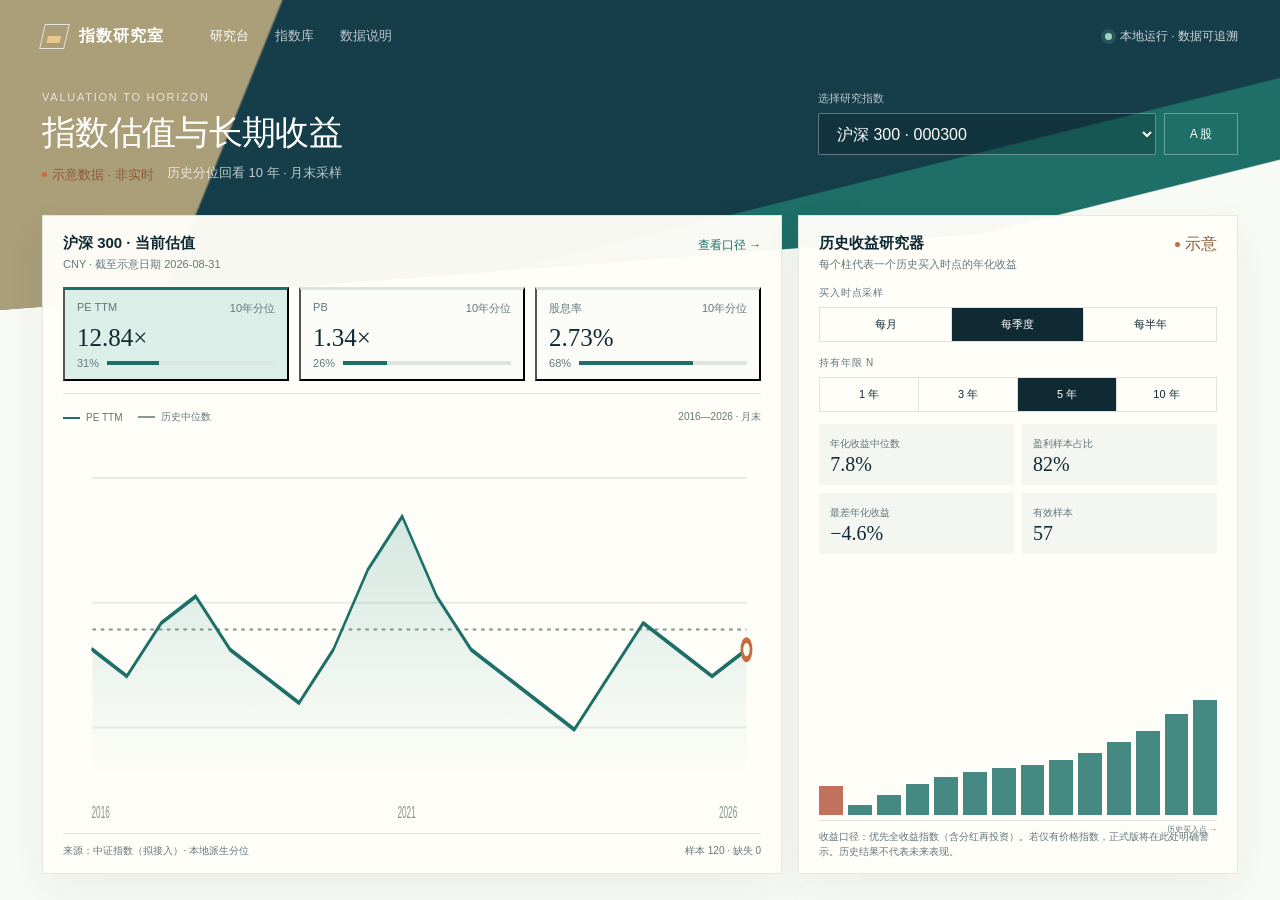
<file: design-demos/direction-a-horizon.html>
<!doctype html>
<html lang="zh-CN">
<head>
  <meta charset="utf-8" />
  <meta name="viewport" content="width=device-width, initial-scale=1" />
  <title>指数研究室 · 决策地平线</title>
  <!--
    Assumptions: personal long-term index research; local desktop; A-share + US.
    Data: illustrative only, never presented as live market data.
    Form: an investment horizon expanding from today's valuation into long-run outcomes.
  -->
  <style>
    :root {
      --ink: #102a33;
      --muted: #64777b;
      --line: #dbe4df;
      --paper: #f8faf5;
      --white: #fffef9;
      --teal: #1d6f68;
      --teal-soft: #dceee8;
      --sand: #e9c88c;
      --orange: #c66c3e;
      --navy: #153d4a;
      --positive: #1d735f;
      --negative: #b4523a;
    }
    * { box-sizing: border-box; }
    html, body { margin: 0; height: 100%; overflow: hidden; }
    body {
      color: var(--ink);
      background: var(--paper);
      font-family: "Avenir Next", "PingFang SC", "Microsoft YaHei", sans-serif;
      font-variant-numeric: tabular-nums;
    }
    button, select { font: inherit; }
    button { color: inherit; }
    .shell { height: 100vh; display: grid; grid-template-rows: 72px 1fr; position: relative; }
    .shell::before {
      content: "";
      position: absolute; inset: 0 0 auto 0; height: 310px; z-index: -1;
      background:
        linear-gradient(112deg, rgba(233,200,140,.70) 0 20%, transparent 20.2%),
        linear-gradient(166deg, var(--navy) 0 63%, var(--teal) 63.2% 76%, transparent 76.2%);
      clip-path: polygon(0 0,100% 0,100% 68%,0 100%);
    }
    header { display: flex; align-items: center; padding: 0 42px; color: white; }
    .brand { display: flex; align-items: center; gap: 12px; font-weight: 700; letter-spacing: .06em; }
    .mark { width: 25px; height: 25px; border: 1px solid rgba(255,255,255,.7); position: relative; transform: skewX(-13deg); }
    .mark::after { content:""; position:absolute; left:5px; right:5px; bottom:5px; height:7px; background:var(--sand); }
    nav { margin-left: 46px; display:flex; gap:26px; font-size:13px; color:rgba(255,255,255,.72); }
    nav span:first-child { color:#fff; }
    .local { margin-left:auto; display:flex; align-items:center; gap:8px; font-size:12px; color:rgba(255,255,255,.8); }
    .dot { width:7px; height:7px; border-radius:50%; background:#9bd7bd; box-shadow:0 0 0 4px rgba(155,215,189,.15); }
    main { padding: 19px 42px 26px; min-height:0; display:grid; grid-template-rows: 108px 1fr; gap:16px; }
    .hero { color:white; display:flex; align-items:flex-start; justify-content:space-between; }
    .eyebrow { font-size:11px; letter-spacing:.16em; text-transform:uppercase; opacity:.72; margin-bottom:7px; }
    h1 { font-family: "Iowan Old Style", "Songti SC", serif; margin:0; font-size:34px; font-weight:500; letter-spacing:-.02em; }
    .subline { margin-top:8px; font-size:13px; color:rgba(255,255,255,.72); }
    .selector-wrap { width:420px; display:flex; gap:8px; align-items:flex-end; }
    .selector { flex:1; }
    .selector label { display:block; font-size:11px; margin-bottom:7px; color:rgba(255,255,255,.7); }
    select { width:100%; height:42px; padding:0 14px; color:#fff; border:1px solid rgba(255,255,255,.34); background:rgba(10,35,43,.32); border-radius:2px; outline:none; }
    select option { color:#102a33; background:#fff; }
    .market-badge { height:42px; display:grid; place-items:center; min-width:74px; border:1px solid rgba(255,255,255,.34); font-size:12px; }
    .dashboard { min-height:0; display:grid; grid-template-columns: minmax(0,1.38fr) minmax(390px,.82fr); gap:16px; }
    .panel { background:rgba(255,254,249,.97); border:1px solid rgba(16,42,51,.10); box-shadow:0 15px 40px rgba(27,54,56,.06); }
    .valuation { padding:18px 20px 15px; display:grid; grid-template-rows:auto auto 1fr auto; min-height:0; }
    .panel-head { display:flex; align-items:flex-start; justify-content:space-between; gap:18px; }
    .panel-title { font-size:15px; font-weight:700; }
    .caption { margin-top:4px; color:var(--muted); font-size:11px; }
    .ghost { border:0; background:none; color:var(--teal); font-size:12px; cursor:pointer; padding:3px 0; }
    .metrics { display:grid; grid-template-columns:repeat(3,1fr); gap:10px; margin:15px 0 12px; }
    .metric { border-top:3px solid var(--line); padding:11px 12px 10px; background:#fbfcf8; cursor:pointer; transition:.2s ease; text-align:left; }
    .metric.active { border-top-color:var(--teal); background:var(--teal-soft); }
    .metric-top { display:flex; justify-content:space-between; color:var(--muted); font-size:11px; }
    .metric-value { margin:8px 0 5px; font-family:"Iowan Old Style",serif; font-size:25px; }
    .metric-foot { display:flex; align-items:center; gap:8px; font-size:11px; color:var(--muted); }
    .meter { height:4px; background:#dde5e0; flex:1; position:relative; }
    .meter i { display:block; height:100%; width:var(--pct); background:var(--teal); }
    .chart-wrap { min-height:0; border-top:1px solid var(--line); padding-top:10px; display:grid; grid-template-rows:26px 1fr; }
    .chart-legend { display:flex; align-items:center; gap:16px; font-size:10px; color:var(--muted); }
    .legend-line { width:17px; height:2px; display:inline-block; margin-right:6px; vertical-align:middle; background:var(--teal); }
    .legend-line.median { background:#879996; border-top:1px dashed #879996; }
    svg { width:100%; height:100%; overflow:visible; }
    .gridline { stroke:#e7ece8; stroke-width:1; }
    .axis-label { fill:#84928f; font-size:9px; font-family:inherit; }
    #historyArea { fill:url(#areaFillA); }
    #historyLine { fill:none; stroke:var(--teal); stroke-width:2.3; stroke-linecap:round; stroke-linejoin:round; }
    .median-line { stroke:#829390; stroke-width:1; stroke-dasharray:4 5; }
    .current-dot { fill:var(--white); stroke:var(--orange); stroke-width:3; }
    .source-row { display:flex; justify-content:space-between; color:var(--muted); font-size:10px; border-top:1px solid var(--line); padding-top:10px; }
    .return-lab { padding:18px 20px 14px; min-height:0; display:grid; grid-template-rows:auto auto auto 1fr auto; }
    .control-block { margin-top:14px; }
    .control-label { color:var(--muted); font-size:10px; margin-bottom:7px; text-transform:uppercase; letter-spacing:.08em; }
    .segmented { display:grid; grid-auto-flow:column; grid-auto-columns:1fr; border:1px solid var(--line); }
    .segmented button { height:33px; border:0; border-right:1px solid var(--line); background:transparent; font-size:11px; cursor:pointer; }
    .segmented button:last-child { border-right:0; }
    .segmented button.active { background:var(--ink); color:white; }
    .stats { display:grid; grid-template-columns:repeat(2,1fr); gap:8px; margin:12px 0 8px; }
    .stat { background:#f3f6f1; padding:9px 11px; }
    .stat b { display:block; font-family:"Iowan Old Style",serif; font-size:20px; font-weight:500; margin-top:2px; }
    .stat small { color:var(--muted); font-size:10px; }
    .return-lab > div:nth-child(4) { min-height:0; display:grid; grid-template-rows:auto 1fr; }
    .bars { min-height:132px; display:flex; align-items:flex-end; gap:5px; padding:13px 0 5px; border-bottom:1px solid var(--line); position:relative; }
    .bars::after { content:"历史买入点 →"; position:absolute; right:0; bottom:-15px; font-size:8px; color:var(--muted); }
    .bar { flex:1; min-width:4px; background:var(--teal); opacity:.82; position:relative; transition:.28s ease; }
    .bar.neg { background:var(--negative); }
    .lab-note { font-size:10px; line-height:1.45; color:var(--muted); padding-top:9px; }
    .sample { display:inline-flex; align-items:center; gap:5px; color:#8d5a36; }
    .sample::before { content:""; width:5px; height:5px; border-radius:50%; background:var(--orange); }
    @media (max-width: 980px) { html, body { overflow:auto; } .shell { height:auto; min-height:100vh; } main{padding:16px;} .dashboard{grid-template-columns:1fr;} .hero{color:var(--ink)} .selector-wrap{width:360px}.return-lab{min-height:540px} }
  </style>
</head>
<body>
  <div class="shell">
    <header>
      <div class="brand"><span class="mark"></span><span>指数研究室</span></div>
      <nav><span>研究台</span><span>指数库</span><span>数据说明</span></nav>
      <div class="local"><i class="dot"></i>本地运行 · 数据可追溯</div>
    </header>
    <main>
      <section class="hero">
        <div>
          <div class="eyebrow">Valuation to horizon</div>
          <h1>指数估值与长期收益</h1>
          <div class="subline"><span class="sample">示意数据 · 非实时</span>　历史分位回看 10 年 · 月末采样</div>
        </div>
        <div class="selector-wrap">
          <div class="selector">
            <label for="indexSelect">选择研究指数</label>
            <select id="indexSelect">
              <option value="csi300">沪深 300 · 000300</option>
              <option value="csi500">中证 500 · 000905</option>
              <option value="dividend">中证红利 · 000922</option>
              <option value="sp500">标普 500 · SPX</option>
              <option value="ndx">纳斯达克 100 · NDX</option>
            </select>
          </div>
          <div class="market-badge" id="marketBadge">A 股</div>
        </div>
      </section>
      <section class="dashboard">
        <article class="panel valuation">
          <div class="panel-head">
            <div><div class="panel-title" id="valuationTitle">沪深 300 · 当前估值</div><div class="caption" id="asOf">CNY · 截至示意日期 2026-08-31</div></div>
            <button class="ghost">查看口径 →</button>
          </div>
          <div class="metrics" id="metrics"></div>
          <div class="chart-wrap">
            <div class="chart-legend"><span><i class="legend-line"></i><span id="chartMetric">PE TTM</span></span><span><i class="legend-line median"></i>历史中位数</span><span style="margin-left:auto">2016—2026 · 月末</span></div>
            <svg id="historySvg" viewBox="0 0 760 210" preserveAspectRatio="none" aria-label="估值历史示意图">
              <defs><linearGradient id="areaFillA" x1="0" y1="0" x2="0" y2="1"><stop offset="0" stop-color="#5aa398" stop-opacity=".26"/><stop offset="1" stop-color="#5aa398" stop-opacity="0"/></linearGradient></defs>
              <line class="gridline" x1="32" y1="25" x2="744" y2="25"/><line class="gridline" x1="32" y1="90" x2="744" y2="90"/><line class="gridline" x1="32" y1="155" x2="744" y2="155"/>
              <line class="median-line" x1="32" y1="104" x2="744" y2="104"/>
              <path id="historyArea"></path><polyline id="historyLine"></polyline><circle id="currentDot" class="current-dot" r="5"></circle>
              <text class="axis-label" x="31" y="202">2016</text><text class="axis-label" x="364" y="202">2021</text><text class="axis-label" x="714" y="202">2026</text>
            </svg>
          </div>
          <div class="source-row"><span id="sourceText">来源：中证指数（拟接入）· 本地派生分位</span><span>样本 120 · 缺失 0</span></div>
        </article>
        <aside class="panel return-lab">
          <div class="panel-head"><div><div class="panel-title">历史收益研究器</div><div class="caption">每个柱代表一个历史买入时点的年化收益</div></div><span class="sample">示意</span></div>
          <div class="control-block"><div class="control-label">买入时点采样</div><div class="segmented" id="frequency"><button data-value="monthly">每月</button><button class="active" data-value="quarterly">每季度</button><button data-value="half">每半年</button></div></div>
          <div class="control-block"><div class="control-label">持有年限 N</div><div class="segmented" id="years"><button data-value="1">1 年</button><button data-value="3">3 年</button><button class="active" data-value="5">5 年</button><button data-value="10">10 年</button></div></div>
          <div><div class="stats"><div class="stat"><small>年化收益中位数</small><b id="medianReturn">7.8%</b></div><div class="stat"><small>盈利样本占比</small><b id="winRate">82%</b></div><div class="stat"><small>最差年化收益</small><b id="worstReturn">−4.6%</b></div><div class="stat"><small>有效样本</small><b id="sampleCount">57</b></div></div><div class="bars" id="bars" aria-label="历史买入样本收益分布"></div></div>
          <div class="lab-note">收益口径：优先全收益指数（含分红再投资）。若仅有价格指数，正式版将在此处明确警示。历史结果不代表未来表现。</div>
        </aside>
      </section>
    </main>
  </div>
  <script>
    const indexDataA = {
      csi300:{name:'沪深 300',market:'A 股',currency:'CNY',source:'中证指数',metrics:{pe:[12.84,31],pb:[1.34,26],dy:[2.73,68]},series:{pe:[13,12,14,15,13,12,11,13,16,18,15,13,12,11,10,12,14,13,12,13],pb:[1.5,1.4,1.6,1.7,1.5,1.3,1.2,1.4,1.8,1.9,1.6,1.4,1.3,1.2,1.1,1.3,1.5,1.4,1.3,1.34],dy:[2.1,2.3,2.0,1.9,2.2,2.5,2.8,2.4,1.8,1.7,2.0,2.3,2.7,3.0,3.2,2.8,2.5,2.7,2.9,2.73]}},
      csi500:{name:'中证 500',market:'A 股',currency:'CNY',source:'中证指数',metrics:{pe:[23.16,42],pb:[1.78,34],dy:[1.42,57]},series:{pe:[34,32,29,27,31,26,24,21,25,29,27,24,22,20,19,22,25,24,22,23.16],pb:[2.8,2.6,2.3,2.1,2.4,2.0,1.8,1.6,1.9,2.2,2.1,1.9,1.7,1.5,1.4,1.7,1.9,1.8,1.7,1.78],dy:[.8,.9,1.0,1.1,.9,1.2,1.4,1.5,1.3,1.1,1.2,1.4,1.6,1.8,1.9,1.6,1.4,1.5,1.6,1.42]}},
      dividend:{name:'中证红利',market:'A 股',currency:'CNY',source:'中证指数',metrics:{pe:[7.92,18],pb:[.92,22],dy:[5.18,81]},series:{pe:[10,9,9.5,8.8,9.4,8.5,8.1,7.6,8.4,9.2,8.7,8.2,7.5,7.1,6.9,7.6,8.3,8.1,7.7,7.92],pb:[1.4,1.3,1.35,1.2,1.3,1.15,1.1,1.0,1.12,1.25,1.16,1.08,.98,.9,.86,.95,1.0,.96,.91,.92],dy:[3.8,4.1,4.0,4.4,4.2,4.6,4.9,5.2,4.7,4.3,4.6,5.0,5.4,5.8,6.0,5.6,5.1,5.3,5.5,5.18]}},
      sp500:{name:'标普 500',market:'美股',currency:'USD',source:'S&P DJI',metrics:{pe:[24.31,78],pb:[4.72,84],dy:[1.29,14]},series:{pe:[19,20,22,21,19,18,23,25,24,27,26,22,20,24,25,23,22,24,25,24.31],pb:[2.8,3.0,3.4,3.2,3.0,2.9,3.5,3.8,3.7,4.1,4.3,3.9,3.6,4.0,4.2,4.0,4.1,4.4,4.6,4.72],dy:[2.1,2.0,1.8,1.9,2.0,2.2,1.8,1.6,1.7,1.5,1.4,1.7,1.9,1.6,1.5,1.7,1.6,1.4,1.3,1.29]}},
      ndx:{name:'纳斯达克 100',market:'美股',currency:'USD',source:'Nasdaq',metrics:{pe:[31.68,73],pb:[7.44,79],dy:[.67,12]},series:{pe:[25,27,29,26,24,23,31,35,34,39,37,28,25,30,32,29,27,32,33,31.68],pb:[4.2,4.5,5.0,4.7,4.4,4.2,5.4,6.2,6.0,7.1,7.4,6.1,5.7,6.5,6.8,6.2,6.4,7.0,7.3,7.44],dy:[1.1,1.0,.9,1.0,1.1,1.2,.9,.7,.8,.6,.5,.7,.9,.7,.6,.8,.7,.6,.62,.67]}}
    };
    const labelsA={pe:['PE TTM','×'],pb:['PB','×'],dy:['股息率','%']};
    let currentIndexA='csi300', currentMetricA='pe', freqA='quarterly', yearsA=5;
    const returnsBaseA=[-4.6,1.4,3.1,4.8,5.9,6.8,7.4,7.8,8.6,9.7,11.4,13.2,15.8,18.1];
    function renderMetricsA(){
      const d=indexDataA[currentIndexA];
      document.getElementById('metrics').innerHTML=Object.entries(d.metrics).map(([key,[value,pct]])=>`<button class="metric ${key===currentMetricA?'active':''}" data-metric="${key}"><div class="metric-top"><span>${labelsA[key][0]}</span><span>10年分位</span></div><div class="metric-value">${value.toFixed(key==='dy'?2:2)}${labelsA[key][1]}</div><div class="metric-foot"><span>${pct}%</span><span class="meter" style="--pct:${pct}%"><i></i></span></div></button>`).join('');
      document.querySelectorAll('.metric').forEach(el=>el.onclick=()=>{currentMetricA=el.dataset.metric;renderMetricsA();renderHistoryA();});
    }
    function renderHistoryA(){
      const vals=indexDataA[currentIndexA].series[currentMetricA], w=712,h=145,x0=32,y0=25;
      const min=Math.min(...vals)*.9,max=Math.max(...vals)*1.08;
      const points=vals.map((v,i)=>[x0+i*w/(vals.length-1),y0+(max-v)/(max-min)*h]);
      document.getElementById('historyLine').setAttribute('points',points.map(p=>p.join(',')).join(' '));
      document.getElementById('historyArea').setAttribute('d',`M ${points[0][0]} 180 L ${points.map(p=>p.join(' ')).join(' L ')} L ${points.at(-1)[0]} 180 Z`);
      const last=points.at(-1);document.getElementById('currentDot').setAttribute('cx',last[0]);document.getElementById('currentDot').setAttribute('cy',last[1]);
      document.getElementById('chartMetric').textContent=labelsA[currentMetricA][0];
    }
    function renderIndexA(){const d=indexDataA[currentIndexA];document.getElementById('marketBadge').textContent=d.market;document.getElementById('valuationTitle').textContent=`${d.name} · 当前估值`;document.getElementById('asOf').textContent=`${d.currency} · 截至示意日期 2026-08-31`;document.getElementById('sourceText').textContent=`来源：${d.source}（拟接入）· 本地派生分位`;renderMetricsA();renderHistoryA();renderReturnsA();}
    function renderReturnsA(){
      const yFactor={1:.72,3:.9,5:1,10:.82}[yearsA], fFactor={monthly:1.03,quarterly:1,half:.96}[freqA], mFactor={csi300:1,csi500:1.08,dividend:.92,sp500:1.16,ndx:1.32}[currentIndexA];
      const vals=returnsBaseA.map(v=>Math.round(v*yFactor*fFactor*mFactor*10)/10);
      const max=Math.max(...vals.map(Math.abs));document.getElementById('bars').innerHTML=vals.map(v=>`<i class="bar ${v<0?'neg':''}" style="height:${Math.max(4,Math.abs(v)/max*48)}%" title="${v}%"></i>`).join('');
      const median=(7.8*yFactor*mFactor).toFixed(1);document.getElementById('medianReturn').textContent=`${median}%`;document.getElementById('winRate').textContent=`${Math.min(96,Math.round(82+(yearsA-5)*1.7-(freqA==='half'?2:0)))}%`;document.getElementById('worstReturn').textContent=`${vals[0]<0?'−':''}${Math.abs(vals[0]).toFixed(1)}%`;document.getElementById('sampleCount').textContent={monthly:171,quarterly:57,half:29}[freqA]-Math.max(0,yearsA-5)*2;
    }
    document.getElementById('indexSelect').onchange=e=>{currentIndexA=e.target.value;renderIndexA();};
    document.querySelectorAll('#frequency button').forEach(b=>b.onclick=()=>{document.querySelectorAll('#frequency button').forEach(x=>x.classList.remove('active'));b.classList.add('active');freqA=b.dataset.value;renderReturnsA();});
    document.querySelectorAll('#years button').forEach(b=>b.onclick=()=>{document.querySelectorAll('#years button').forEach(x=>x.classList.remove('active'));b.classList.add('active');yearsA=+b.dataset.value;renderReturnsA();});
    renderIndexA();
  </script>
</body>
</html>
</file>
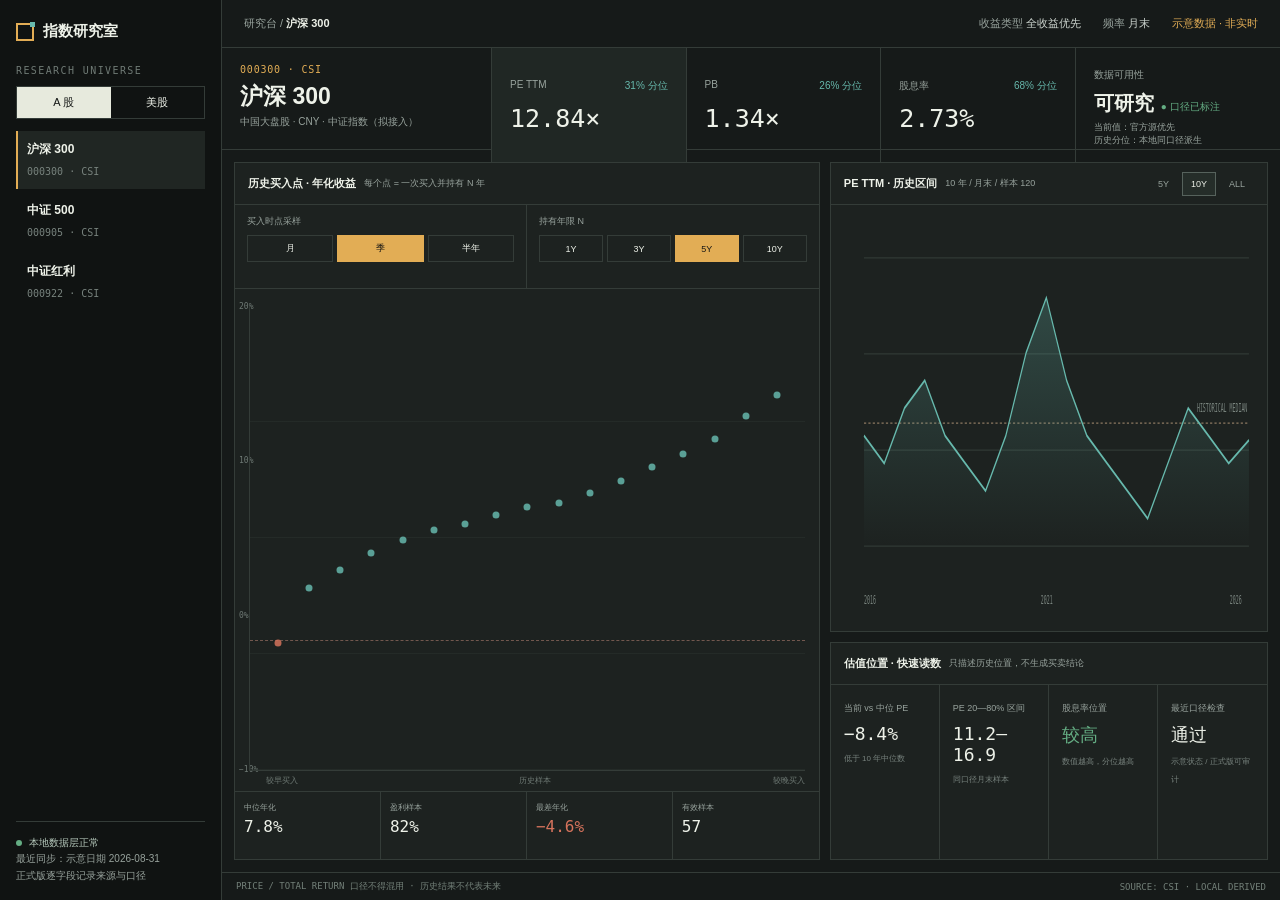
<file: design-demos/direction-b-terminal.html>
<!doctype html>
<html lang="zh-CN">
<head>
  <meta charset="utf-8" />
  <meta name="viewport" content="width=device-width, initial-scale=1" />
  <title>指数研究室 · 研究终端</title>
  <!--
    Reference logic: Koyfin-style linked research widgets, simplified for one investor.
    The active index is the global context. Every panel updates together.
    All displayed values are illustrative and are visibly labeled as such.
  -->
  <style>
    :root{
      --bg:#161a19; --side:#101312; --panel:#1d2220; --panel2:#202724; --line:#343c38;
      --text:#eef2e9; --muted:#98a39d; --amber:#e2ad55; --cyan:#67b9ad; --red:#d6735c; --green:#64ad83;
    }
    *{box-sizing:border-box} html,body{margin:0;height:100%;overflow:hidden} body{background:var(--bg);color:var(--text);font-family:"IBM Plex Sans","PingFang SC","Microsoft YaHei",sans-serif;font-variant-numeric:tabular-nums}
    button{font:inherit;color:inherit}.app{height:100vh;display:grid;grid-template-columns:222px 1fr}.sidebar{background:var(--side);border-right:1px solid var(--line);padding:22px 16px 16px;display:flex;flex-direction:column;min-height:0}.wordmark{display:flex;align-items:center;gap:9px;font-weight:700;font-size:15px}.wordmark i{width:18px;height:18px;border:2px solid var(--amber);display:inline-block;position:relative}.wordmark i:after{content:"";position:absolute;width:5px;height:5px;background:var(--cyan);right:-3px;top:-3px}.mode{margin:24px 0 10px;font:10px "SFMono-Regular",Consolas,monospace;color:#6f7a75;text-transform:uppercase;letter-spacing:.14em}.market-tabs{display:grid;grid-template-columns:1fr 1fr;border:1px solid var(--line);margin-bottom:12px}.market-tabs button{border:0;background:transparent;height:31px;font-size:11px;cursor:pointer}.market-tabs button.active{background:#e7eadd;color:#151816}.index-list{display:flex;flex-direction:column;gap:3px}.index-item{border:0;background:transparent;text-align:left;padding:10px 9px;cursor:pointer;border-left:2px solid transparent}.index-item:hover{background:#1a1f1d}.index-item.active{background:#202623;border-left-color:var(--amber)}.index-item b{display:block;font-size:12px;margin-bottom:3px}.index-item span{font:10px "SFMono-Regular",Consolas,monospace;color:#77827d}.side-bottom{margin-top:auto;border-top:1px solid var(--line);padding-top:13px;font-size:10px;color:var(--muted);line-height:1.65}.online{display:flex;gap:7px;align-items:center;color:#b6c9bc}.online i{width:6px;height:6px;border-radius:50%;background:var(--green)}
    .workspace{min-width:0;display:grid;grid-template-rows:48px 102px 1fr 28px}.topbar{border-bottom:1px solid var(--line);display:flex;align-items:center;padding:0 22px;font-size:11px;color:var(--muted)}.crumb strong{color:var(--text);font-weight:600}.top-status{margin-left:auto;display:flex;gap:22px}.top-status span b{font-weight:500;color:#ced6d0}.sample-flag{color:var(--amber)!important}.snapshot{display:grid;grid-template-columns:minmax(270px,1.25fr) repeat(3,1fr) 1.05fr;border-bottom:1px solid var(--line)}.identity,.metric,.confidence{padding:16px 18px;border-right:1px solid var(--line)}.identity .ticker{font:10px "SFMono-Regular",Consolas,monospace;color:var(--amber);letter-spacing:.08em}.identity h1{font-size:23px;margin:6px 0 3px}.identity p{margin:0;font-size:10px;color:var(--muted)}.metric{cursor:pointer;background:transparent;border-top:0;border-left:0;border-bottom:0;text-align:left}.metric.active{background:var(--panel2)}.metric label{display:flex;justify-content:space-between;color:var(--muted);font-size:10px}.metric label em{font-style:normal;color:var(--cyan)}.metric strong{display:block;font:25px "SFMono-Regular",Consolas,monospace;margin-top:11px;font-weight:500}.confidence{border-right:0}.confidence label{font-size:10px;color:var(--muted)}.confidence .quality{display:flex;align-items:baseline;gap:7px;margin:8px 0 4px}.quality b{font-size:20px}.quality span{font-size:10px;color:var(--green)}.confidence p{margin:0;color:var(--muted);font-size:9px;line-height:1.45}
    .grid{min-height:0;padding:12px;display:grid;grid-template-columns:1.23fr .92fr;grid-template-rows:1fr 218px;gap:10px}.widget{background:var(--panel);border:1px solid var(--line);min-height:0;display:grid;grid-template-rows:42px 1fr}.widget-head{display:flex;align-items:center;padding:0 13px;border-bottom:1px solid var(--line)}.widget-head h2{font-size:11px;margin:0;font-weight:600}.widget-head small{color:var(--muted);margin-left:8px;font-size:9px}.tools{margin-left:auto;display:flex;gap:4px}.tools button{height:24px;padding:0 8px;border:1px solid transparent;background:transparent;font-size:9px;color:var(--muted);cursor:pointer}.tools button.active{border-color:#56625c;color:var(--text);background:#252d29}.chart{padding:8px 10px;min-height:0}.chart svg{width:100%;height:100%}.gridline{stroke:#303834;stroke-width:1}.chartline{fill:none;stroke:var(--cyan);stroke-width:2}.chartarea{fill:url(#terminalArea)}.median{stroke:#8d7961;stroke-dasharray:4 4;stroke-width:1}.chart text{fill:#78837d;font:9px "SFMono-Regular",Consolas,monospace}.return-widget{grid-row:1/3}.return-content{min-height:0;display:grid;grid-template-rows:84px 1fr 68px}.return-controls{display:grid;grid-template-columns:1fr 1fr;border-bottom:1px solid var(--line)}.control{padding:10px 12px;border-right:1px solid var(--line)}.control:last-child{border-right:0}.control label{display:block;font-size:9px;color:var(--muted);margin-bottom:7px}.chips{display:flex;gap:4px}.chips button{flex:1;height:27px;border:1px solid var(--line);background:transparent;font-size:9px;cursor:pointer}.chips button.active{background:var(--amber);border-color:var(--amber);color:#191815}.scatter-wrap{position:relative;padding:17px 14px 20px}.scatter{height:100%;position:relative;border-left:1px solid var(--line);border-bottom:1px solid var(--line);background:repeating-linear-gradient(to bottom,transparent 0,transparent calc(25% - 1px),#2b332f 25%)}.zero{position:absolute;left:0;right:0;top:72%;border-top:1px dashed #72574e}.point{position:absolute;width:7px;height:7px;border-radius:50%;background:var(--cyan);opacity:.84;transform:translate(-50%,-50%);transition:.25s}.point.neg{background:var(--red)}.axis-y{position:absolute;left:4px;top:13px;bottom:17px;display:flex;flex-direction:column;justify-content:space-between;color:#6f7a75;font:8px "SFMono-Regular",Consolas,monospace}.axis-x{position:absolute;bottom:5px;left:31px;right:14px;display:flex;justify-content:space-between;color:#6f7a75;font:8px "SFMono-Regular",Consolas,monospace}.summary{display:grid;grid-template-columns:repeat(4,1fr);border-top:1px solid var(--line)}.summary div{padding:10px 9px;border-right:1px solid var(--line)}.summary div:last-child{border-right:0}.summary span{display:block;font-size:8px;color:var(--muted)}.summary b{display:block;font:16px "SFMono-Regular",Consolas,monospace;margin-top:4px;font-weight:500}.bottom-widget .table{display:grid;grid-template-columns:repeat(4,1fr);min-height:0}.cell{padding:12px 13px;border-right:1px solid var(--line)}.cell:last-child{border-right:0}.cell span{font-size:9px;color:var(--muted)}.cell b{display:block;font:18px "SFMono-Regular",Consolas,monospace;margin:8px 0 3px;font-weight:500}.cell small{font-size:8px;color:#77827d}.up{color:var(--green)}.down{color:var(--red)}footer{display:flex;align-items:center;padding:0 14px;border-top:1px solid var(--line);color:#738079;font:9px "SFMono-Regular",Consolas,monospace}footer span:last-child{margin-left:auto}
  </style>
</head>
<body>
<div class="app">
  <aside class="sidebar">
    <div class="wordmark"><i></i><span>指数研究室</span></div>
    <div class="mode">Research universe</div>
    <div class="market-tabs"><button class="active" data-market="CN">A 股</button><button data-market="US">美股</button></div>
    <div class="index-list" id="indexList"></div>
    <div class="side-bottom"><div class="online"><i></i>本地数据层正常</div><div>最近同步：示意日期 2026-08-31</div><div>正式版逐字段记录来源与口径</div></div>
  </aside>
  <main class="workspace">
    <div class="topbar"><div class="crumb">研究台 / <strong id="crumbName">沪深 300</strong></div><div class="top-status"><span>收益类型 <b>全收益优先</b></span><span>频率 <b>月末</b></span><span class="sample-flag">示意数据 · 非实时</span></div></div>
    <section class="snapshot">
      <div class="identity"><div class="ticker" id="ticker">000300 · CSI</div><h1 id="indexName">沪深 300</h1><p id="indexMeta">中国大盘股 · CNY · 中证指数（拟接入）</p></div>
      <button class="metric active" data-metric="pe"><label><span>PE TTM</span><em id="pePct">31% 分位</em></label><strong id="peVal">12.84×</strong></button>
      <button class="metric" data-metric="pb"><label><span>PB</span><em id="pbPct">26% 分位</em></label><strong id="pbVal">1.34×</strong></button>
      <button class="metric" data-metric="dy"><label><span>股息率</span><em id="dyPct">68% 分位</em></label><strong id="dyVal">2.73%</strong></button>
      <div class="confidence"><label>数据可用性</label><div class="quality"><b>可研究</b><span>● 口径已标注</span></div><p>当前值：官方源优先<br/>历史分位：本地同口径派生</p></div>
    </section>
    <section class="grid">
      <article class="widget">
        <div class="widget-head"><h2 id="historyTitle">PE TTM · 历史区间</h2><small>10 年 / 月末 / 样本 120</small><div class="tools"><button>5Y</button><button class="active">10Y</button><button>ALL</button></div></div>
        <div class="chart"><svg id="terminalHistory" viewBox="0 0 760 320" preserveAspectRatio="none"><defs><linearGradient id="terminalArea" x1="0" y1="0" x2="0" y2="1"><stop offset="0" stop-color="#67b9ad" stop-opacity=".26"/><stop offset="1" stop-color="#67b9ad" stop-opacity="0"/></linearGradient></defs><line class="gridline" x1="42" y1="35" x2="745" y2="35"/><line class="gridline" x1="42" y1="110" x2="745" y2="110"/><line class="gridline" x1="42" y1="185" x2="745" y2="185"/><line class="gridline" x1="42" y1="260" x2="745" y2="260"/><line class="median" x1="42" y1="164" x2="745" y2="164"/><path id="terminalAreaPath" class="chartarea"></path><polyline id="terminalLine" class="chartline"></polyline><text x="42" y="305">2016</text><text x="365" y="305">2021</text><text x="710" y="305">2026</text><text x="650" y="155">HISTORICAL MEDIAN</text></svg></div>
      </article>
      <article class="widget return-widget">
        <div class="widget-head"><h2>历史买入点 · 年化收益</h2><small>每个点 = 一次买入并持有 N 年</small></div>
        <div class="return-content">
          <div class="return-controls"><div class="control"><label>买入时点采样</label><div class="chips" id="termFreq"><button data-value="monthly">月</button><button class="active" data-value="quarterly">季</button><button data-value="half">半年</button></div></div><div class="control"><label>持有年限 N</label><div class="chips" id="termYears"><button data-value="1">1Y</button><button data-value="3">3Y</button><button class="active" data-value="5">5Y</button><button data-value="10">10Y</button></div></div></div>
          <div class="scatter-wrap"><div class="axis-y"><span>20%</span><span>10%</span><span>0%</span><span>−10%</span></div><div class="scatter" id="scatter"><div class="zero"></div></div><div class="axis-x"><span>较早买入</span><span>历史样本</span><span>较晚买入</span></div></div>
          <div class="summary"><div><span>中位年化</span><b id="termMedian">7.8%</b></div><div><span>盈利样本</span><b id="termWin">82%</b></div><div><span>最差年化</span><b id="termWorst" class="down">−4.6%</b></div><div><span>有效样本</span><b id="termCount">57</b></div></div>
        </div>
      </article>
      <article class="widget bottom-widget"><div class="widget-head"><h2>估值位置 · 快速读数</h2><small>只描述历史位置，不生成买卖结论</small></div><div class="table"><div class="cell"><span>当前 vs 中位 PE</span><b id="vsMedian">−8.4%</b><small>低于 10 年中位数</small></div><div class="cell"><span>PE 20—80% 区间</span><b id="range">11.2—16.9</b><small>同口径月末样本</small></div><div class="cell"><span>股息率位置</span><b class="up" id="yieldPos">较高</b><small>数值越高，分位越高</small></div><div class="cell"><span>最近口径检查</span><b>通过</b><small>示意状态 / 正式版可审计</small></div></div></article>
    </section>
    <footer><span>PRICE / TOTAL RETURN 口径不得混用 · 历史结果不代表未来</span><span id="sourceFooter">SOURCE: CSI · LOCAL DERIVED</span></footer>
  </main>
</div>
<script>
const terminalData={
 csi300:{market:'CN',name:'沪深 300',ticker:'000300 · CSI',meta:'中国大盘股 · CNY · 中证指数（拟接入）',source:'CSI',m:{pe:[12.84,31],pb:[1.34,26],dy:[2.73,68]},s:{pe:[13,12,14,15,13,12,11,13,16,18,15,13,12,11,10,12,14,13,12,12.84],pb:[1.5,1.4,1.6,1.7,1.5,1.3,1.2,1.4,1.8,1.9,1.6,1.4,1.3,1.2,1.1,1.3,1.5,1.4,1.3,1.34],dy:[2.1,2.3,2,1.9,2.2,2.5,2.8,2.4,1.8,1.7,2,2.3,2.7,3,3.2,2.8,2.5,2.7,2.9,2.73]}},
 csi500:{market:'CN',name:'中证 500',ticker:'000905 · CSI',meta:'中国中盘股 · CNY · 中证指数（拟接入）',source:'CSI',m:{pe:[23.16,42],pb:[1.78,34],dy:[1.42,57]},s:{pe:[34,32,29,27,31,26,24,21,25,29,27,24,22,20,19,22,25,24,22,23.16],pb:[2.8,2.6,2.3,2.1,2.4,2,1.8,1.6,1.9,2.2,2.1,1.9,1.7,1.5,1.4,1.7,1.9,1.8,1.7,1.78],dy:[.8,.9,1,1.1,.9,1.2,1.4,1.5,1.3,1.1,1.2,1.4,1.6,1.8,1.9,1.6,1.4,1.5,1.6,1.42]}},
 dividend:{market:'CN',name:'中证红利',ticker:'000922 · CSI',meta:'中国红利策略 · CNY · 中证指数（拟接入）',source:'CSI',m:{pe:[7.92,18],pb:[.92,22],dy:[5.18,81]},s:{pe:[10,9,9.5,8.8,9.4,8.5,8.1,7.6,8.4,9.2,8.7,8.2,7.5,7.1,6.9,7.6,8.3,8.1,7.7,7.92],pb:[1.4,1.3,1.35,1.2,1.3,1.15,1.1,1,1.12,1.25,1.16,1.08,.98,.9,.86,.95,1,.96,.91,.92],dy:[3.8,4.1,4,4.4,4.2,4.6,4.9,5.2,4.7,4.3,4.6,5,5.4,5.8,6,5.6,5.1,5.3,5.5,5.18]}},
 sp500:{market:'US',name:'标普 500',ticker:'SPX · S&P DJI',meta:'美国大盘股 · USD · S&P DJI（拟接入）',source:'S&P DJI',m:{pe:[24.31,78],pb:[4.72,84],dy:[1.29,14]},s:{pe:[19,20,22,21,19,18,23,25,24,27,26,22,20,24,25,23,22,24,25,24.31],pb:[2.8,3,3.4,3.2,3,2.9,3.5,3.8,3.7,4.1,4.3,3.9,3.6,4,4.2,4,4.1,4.4,4.6,4.72],dy:[2.1,2,1.8,1.9,2,2.2,1.8,1.6,1.7,1.5,1.4,1.7,1.9,1.6,1.5,1.7,1.6,1.4,1.3,1.29]}},
 ndx:{market:'US',name:'纳斯达克 100',ticker:'NDX · NASDAQ',meta:'美国大型非金融股 · USD · Nasdaq（拟接入）',source:'NASDAQ',m:{pe:[31.68,73],pb:[7.44,79],dy:[.67,12]},s:{pe:[25,27,29,26,24,23,31,35,34,39,37,28,25,30,32,29,27,32,33,31.68],pb:[4.2,4.5,5,4.7,4.4,4.2,5.4,6.2,6,7.1,7.4,6.1,5.7,6.5,6.8,6.2,6.4,7,7.3,7.44],dy:[1.1,1,.9,1,1.1,1.2,.9,.7,.8,.6,.5,.7,.9,.7,.6,.8,.7,.6,.62,.67]}}
};
let ti='csi300',tm='pe',tf='quarterly',ty=5;const nameMap={pe:'PE TTM',pb:'PB',dy:'股息率'};
function listTerminal(market){document.getElementById('indexList').innerHTML=Object.entries(terminalData).filter(([,d])=>d.market===market).map(([k,d])=>`<button class="index-item ${k===ti?'active':''}" data-index="${k}"><b>${d.name}</b><span>${d.ticker}</span></button>`).join('');document.querySelectorAll('.index-item').forEach(b=>b.onclick=()=>{ti=b.dataset.index;renderTerminal();});}
function renderTerminal(){const d=terminalData[ti];document.getElementById('crumbName').textContent=d.name;document.getElementById('indexName').textContent=d.name;document.getElementById('ticker').textContent=d.ticker;document.getElementById('indexMeta').textContent=d.meta;document.getElementById('sourceFooter').textContent=`SOURCE: ${d.source} · LOCAL DERIVED`;['pe','pb','dy'].forEach(k=>{document.getElementById(k+'Val').textContent=d.m[k][0].toFixed(2)+(k==='dy'?'%':'×');document.getElementById(k+'Pct').textContent=d.m[k][1]+'% 分位';});document.getElementById('yieldPos').textContent=d.m.dy[1]>65?'较高':d.m.dy[1]<35?'较低':'中等';renderTermChart();renderScatter();listTerminal(d.market);document.querySelectorAll('.market-tabs button').forEach(b=>b.classList.toggle('active',b.dataset.market===d.market));}
function renderTermChart(){const vals=terminalData[ti].s[tm],x0=42,w=703,y0=35,h=225,min=Math.min(...vals)*.9,max=Math.max(...vals)*1.08,pts=vals.map((v,i)=>[x0+i*w/(vals.length-1),y0+(max-v)/(max-min)*h]);document.getElementById('terminalLine').setAttribute('points',pts.map(p=>p.join(',')).join(' '));document.getElementById('terminalAreaPath').setAttribute('d',`M ${pts[0][0]} 260 L ${pts.map(p=>p.join(' ')).join(' L ')} L ${pts.at(-1)[0]} 260 Z`);document.getElementById('historyTitle').textContent=nameMap[tm]+' · 历史区间';}
function renderScatter(){const base=[-4.6,.4,2.1,3.6,4.8,5.7,6.3,7.1,7.8,8.2,9.1,10.2,11.5,12.7,14.1,16.2,18.1],yf={1:.72,3:.9,5:1,10:.82}[ty],mf={csi300:1,csi500:1.08,dividend:.92,sp500:1.16,ndx:1.32}[ti],ff={monthly:1.03,quarterly:1,half:.96}[tf],vals=base.map(v=>v*yf*mf*ff);document.getElementById('scatter').querySelectorAll('.point').forEach(x=>x.remove());vals.forEach((v,i)=>{const p=document.createElement('i');p.className='point '+(v<0?'neg':'');p.style.left=(5+i*90/(vals.length-1))+'%';p.style.top=(10+(22-v)/34*80)+'%';p.title=v.toFixed(1)+'%';document.getElementById('scatter').appendChild(p)});document.getElementById('termMedian').textContent=(7.8*yf*mf).toFixed(1)+'%';document.getElementById('termWin').textContent=Math.min(96,Math.round(82+(ty-5)*1.7))+'%';document.getElementById('termWorst').textContent='−'+Math.abs(vals[0]).toFixed(1)+'%';document.getElementById('termCount').textContent={monthly:171,quarterly:57,half:29}[tf]-Math.max(0,ty-5)*2;}
document.querySelectorAll('.metric').forEach(b=>b.onclick=()=>{document.querySelectorAll('.metric').forEach(x=>x.classList.remove('active'));b.classList.add('active');tm=b.dataset.metric;renderTermChart()});document.querySelectorAll('.market-tabs button').forEach(b=>b.onclick=()=>{const first=Object.keys(terminalData).find(k=>terminalData[k].market===b.dataset.market);ti=first;renderTerminal()});document.querySelectorAll('#termFreq button').forEach(b=>b.onclick=()=>{document.querySelectorAll('#termFreq button').forEach(x=>x.classList.remove('active'));b.classList.add('active');tf=b.dataset.value;renderScatter()});document.querySelectorAll('#termYears button').forEach(b=>b.onclick=()=>{document.querySelectorAll('#termYears button').forEach(x=>x.classList.remove('active'));b.classList.add('active');ty=+b.dataset.value;renderScatter()});renderTerminal();
</script>
</body>
</html>
</file>
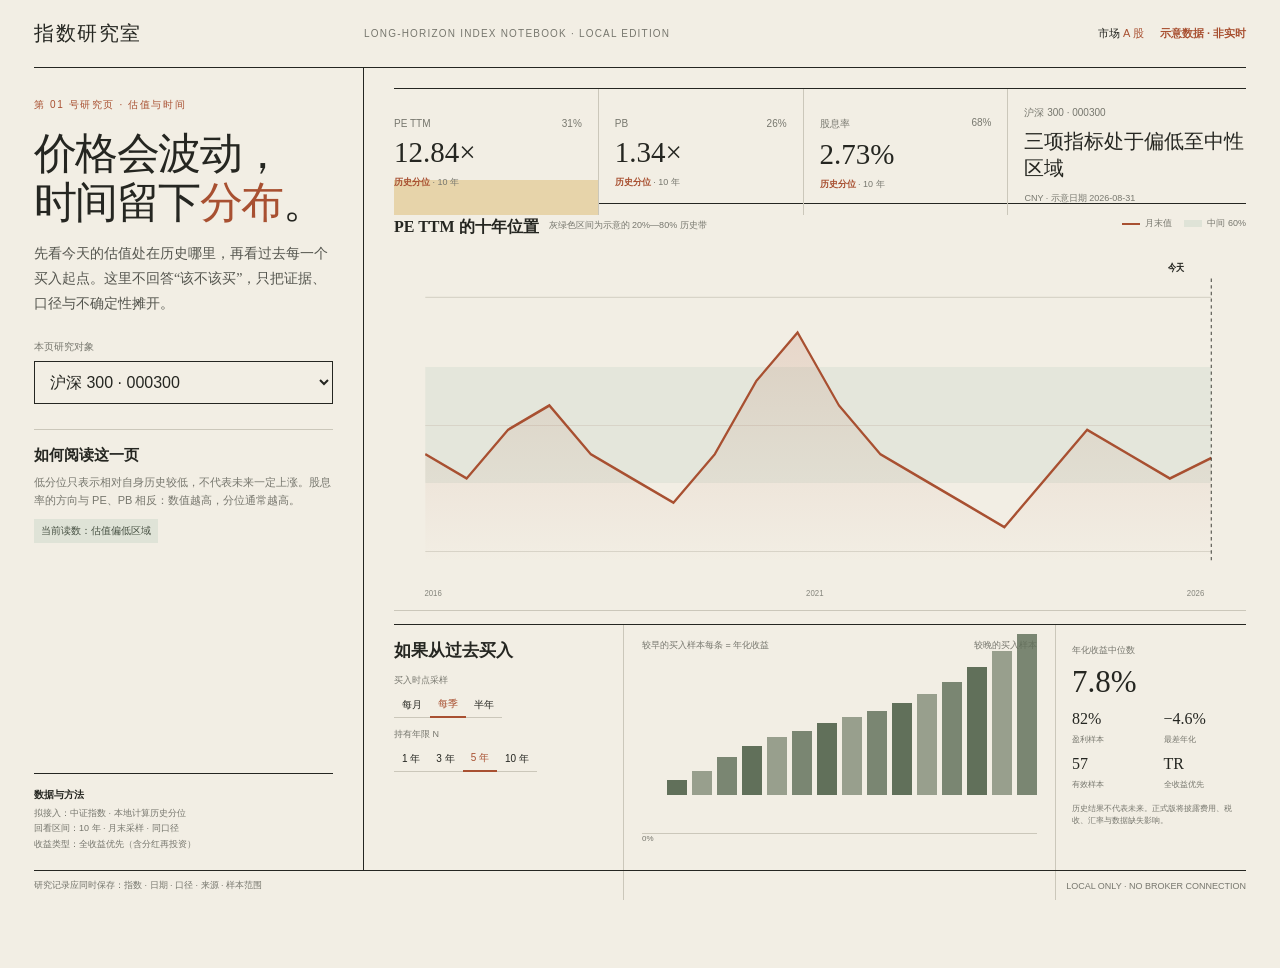
<file: design-demos/direction-c-notebook.html>
<!doctype html>
<html lang="zh-CN">
<head>
  <meta charset="utf-8" />
  <meta name="viewport" content="width=device-width, initial-scale=1" />
  <title>指数研究室 · 长期投资笔记</title>
  <!--
    Designer logic: functional restraint and editorial reading rhythm.
    Form comes from an auditable investment notebook: date, evidence, method, conclusion boundary.
    Illustrative values only. Sources and return type stay in the reading flow.
  -->
  <style>
    :root{--paper:#f2eee4;--sheet:#faf7ef;--ink:#252621;--muted:#77776e;--rule:#cbc7ba;--rust:#a85031;--moss:#61705a;--moss-soft:#dfe3d7;--cream:#e7d4aa;--red:#a94c38}
    *{box-sizing:border-box}html,body{margin:0;height:100%;overflow:hidden}body{background:var(--paper);color:var(--ink);font-family:"Avenir Next","PingFang SC","Microsoft YaHei",sans-serif;font-variant-numeric:tabular-nums}button,select{font:inherit;color:inherit}.page{height:100vh;display:grid;grid-template-rows:68px 1fr 30px;padding:0 34px}.masthead{display:grid;grid-template-columns:330px 1fr auto;align-items:center;border-bottom:1px solid var(--ink)}.brand{font-family:"Songti SC","Iowan Old Style",serif;font-size:20px;letter-spacing:.08em}.edition{font-size:10px;color:var(--muted);letter-spacing:.12em;text-transform:uppercase}.status{font-size:11px;display:flex;gap:16px}.status b{font-weight:500;color:var(--rust)}.layout{min-height:0;display:grid;grid-template-columns:330px 1fr}.intro{border-right:1px solid var(--ink);padding:30px 30px 18px 0;display:flex;flex-direction:column}.kicker{font-size:10px;color:var(--rust);letter-spacing:.16em;text-transform:uppercase}.intro h1{font-family:"Songti SC","Iowan Old Style",serif;font-size:43px;line-height:1.13;font-weight:500;letter-spacing:-.035em;margin:18px 0 15px}.intro h1 em{font-style:normal;color:var(--rust)}.dek{font-family:"Songti SC","Iowan Old Style",serif;font-size:14px;line-height:1.78;color:#55564f;margin:0 0 23px}.field label{font-size:10px;color:var(--muted);display:block;margin-bottom:7px}.field select{width:100%;height:43px;border:1px solid var(--ink);border-radius:0;background:transparent;padding:0 11px}.note{border-top:1px solid var(--rule);margin-top:25px;padding-top:16px}.note h3{font-family:"Songti SC",serif;font-size:15px;margin:0 0 8px}.note p{font-size:11px;line-height:1.65;color:var(--muted);margin:0}.note .reading{display:inline-block;margin-top:10px;padding:5px 7px;background:var(--moss-soft);color:#475143;font-size:10px}.source-card{margin-top:auto;border-top:1px solid var(--ink);padding-top:12px;font-size:9px;line-height:1.7;color:var(--muted)}.source-card b{display:block;color:var(--ink);font-size:10px;margin-bottom:3px}.canvas{min-width:0;padding:20px 0 16px 30px;display:grid;grid-template-rows:116px 1fr 230px;gap:13px}.metrics{display:grid;grid-template-columns:1fr 1fr 1fr 1.16fr;border-top:1px solid var(--ink);border-bottom:1px solid var(--ink)}.metric{padding:13px 16px 10px 0;border:0;border-right:1px solid var(--rule);background:transparent;text-align:left;cursor:pointer}.metric+.metric{padding-left:16px}.metric.active{background:linear-gradient(to bottom,transparent 0 72%,var(--cream) 72%)}.metric label{display:flex;justify-content:space-between;font-size:10px;color:var(--muted)}.metric b{font-family:"Iowan Old Style","Songti SC",serif;font-size:29px;font-weight:500;display:block;margin:7px 0 2px}.metric small{font-size:9px;color:var(--muted)}.metric small strong{color:var(--rust);font-weight:600}.verdict{padding:13px 0 10px 16px}.verdict span{font-size:10px;color:var(--muted)}.verdict b{display:block;font-family:"Songti SC",serif;font-size:20px;font-weight:500;margin:8px 0 5px}.verdict small{font-size:9px;color:var(--muted)}.chart-section{min-height:0;display:grid;grid-template-rows:34px 1fr}.section-head{display:flex;align-items:flex-start}.section-head h2{font-family:"Songti SC",serif;font-size:16px;margin:0;font-weight:600}.section-head p{margin:2px 0 0 10px;font-size:9px;color:var(--muted)}.chart-meta{margin-left:auto;font-size:9px;color:var(--muted);display:flex;gap:12px}.line-key{display:inline-block;width:18px;border-top:2px solid var(--rust);vertical-align:middle;margin-right:5px}.band-key{display:inline-block;width:18px;height:7px;background:var(--moss-soft);vertical-align:middle;margin-right:5px}.chartbox{min-height:0;border-bottom:1px solid var(--rule)}.chartbox svg{width:100%;height:100%}.chart-grid{stroke:#d8d4c8;stroke-width:1}.history-line{stroke:var(--rust);stroke-width:2.4;fill:none}.history-area{fill:url(#notebookFill)}.band{fill:var(--moss-soft);opacity:.7}.axis{font-size:9px;fill:#85857c;font-family:inherit}.today{stroke:var(--ink);stroke-width:1;stroke-dasharray:3 3}.today-label{fill:var(--ink);font-size:9px;font-weight:600}.return-card{border-top:1px solid var(--ink);display:grid;grid-template-columns:230px 1fr 190px;min-height:0}.return-controls{padding:14px 16px 8px 0;border-right:1px solid var(--rule)}.return-controls h2{font-family:"Songti SC",serif;font-size:17px;margin:0 0 12px}.micro-label{font-size:9px;color:var(--muted);margin:10px 0 5px}.paper-chips{display:flex}.paper-chips button{border:0;border-bottom:1px solid var(--rule);background:transparent;padding:5px 8px;font-size:10px;cursor:pointer}.paper-chips button.active{border-bottom:2px solid var(--rust);color:var(--rust)}.return-viz{padding:14px 18px;border-right:1px solid var(--rule);min-width:0;display:grid;grid-template-rows:22px 1fr}.return-viz-head{display:flex;font-size:9px;color:var(--muted)}.return-viz-head span:last-child{margin-left:auto}.strips{display:flex;align-items:center;gap:5px;position:relative}.strips:before{content:"0%";position:absolute;left:0;right:0;top:66%;border-top:1px solid var(--rule);font-size:8px;color:var(--muted)}.strip{flex:1;height:var(--h);background:var(--moss);align-self:flex-end;margin-bottom:32%;position:relative;transition:.25s}.strip.neg{background:var(--red);align-self:flex-start;margin-top:66%;margin-bottom:0}.strip:nth-child(3n){opacity:.62}.strip:nth-child(3n+1){opacity:.82}.result{padding:14px 0 8px 16px}.result span{font-size:9px;color:var(--muted)}.result .big{font-family:"Iowan Old Style",serif;font-size:31px;margin:7px 0 10px}.mini-grid{display:grid;grid-template-columns:1fr 1fr;gap:9px}.mini-grid b{font-family:"Iowan Old Style",serif;font-size:16px;font-weight:500;display:block}.mini-grid small{font-size:8px;color:var(--muted)}.disclaimer{margin-top:12px;font-size:8px;line-height:1.5;color:var(--muted)}footer{border-top:1px solid var(--ink);display:flex;align-items:center;font-size:9px;color:var(--muted)}footer span:last-child{margin-left:auto}.sample{color:var(--rust);font-weight:600}
  </style>
</head>
<body>
<div class="page">
  <header class="masthead"><div class="brand">指数研究室</div><div class="edition">Long-horizon index notebook · Local edition</div><div class="status"><span>市场 <b id="headMarket">A 股</b></span><span class="sample">示意数据 · 非实时</span></div></header>
  <main class="layout">
    <aside class="intro">
      <div class="kicker">第 01 号研究页 · 估值与时间</div>
      <h1>价格会波动，<br/>时间留下<em>分布</em>。</h1>
      <p class="dek">先看今天的估值处在历史哪里，再看过去每一个买入起点。这里不回答“该不该买”，只把证据、口径与不确定性摊开。</p>
      <div class="field"><label for="noteIndex">本页研究对象</label><select id="noteIndex"><option value="csi300">沪深 300 · 000300</option><option value="csi500">中证 500 · 000905</option><option value="dividend">中证红利 · 000922</option><option value="sp500">标普 500 · SPX</option><option value="ndx">纳斯达克 100 · NDX</option></select></div>
      <div class="note"><h3>如何阅读这一页</h3><p>低分位只表示相对自身历史较低，不代表未来一定上涨。股息率的方向与 PE、PB 相反：数值越高，分位通常越高。</p><span class="reading" id="readingTag">当前读数：估值偏低区域</span></div>
      <div class="source-card"><b>数据与方法</b><span id="noteSource">拟接入：中证指数 · 本地计算历史分位</span><br/>回看区间：10 年 · 月末采样 · 同口径<br/>收益类型：全收益优先（含分红再投资）</div>
    </aside>
    <section class="canvas">
      <div class="metrics">
        <button class="metric active" data-metric="pe"><label><span>PE TTM</span><span id="nPePct">31%</span></label><b id="nPeVal">12.84×</b><small><strong>历史分位</strong> · 10 年</small></button>
        <button class="metric" data-metric="pb"><label><span>PB</span><span id="nPbPct">26%</span></label><b id="nPbVal">1.34×</b><small><strong>历史分位</strong> · 10 年</small></button>
        <button class="metric" data-metric="dy"><label><span>股息率</span><span id="nDyPct">68%</span></label><b id="nDyVal">2.73%</b><small><strong>历史分位</strong> · 10 年</small></button>
        <div class="verdict"><span id="verdictName">沪深 300 · 000300</span><b id="verdictText">三项指标处于偏低至中性区域</b><small id="verdictMeta">CNY · 示意日期 2026-08-31</small></div>
      </div>
      <div class="chart-section">
        <div class="section-head"><h2 id="notebookChartTitle">PE TTM 的十年位置</h2><p>灰绿色区间为示意的 20%—80% 历史带</p><div class="chart-meta"><span><i class="line-key"></i>月末值</span><span><i class="band-key"></i>中间 60%</span></div></div>
        <div class="chartbox"><svg viewBox="0 0 980 325" preserveAspectRatio="none"><defs><linearGradient id="notebookFill" x1="0" y1="0" x2="0" y2="1"><stop offset="0" stop-color="#a85031" stop-opacity=".15"/><stop offset="1" stop-color="#a85031" stop-opacity="0"/></linearGradient></defs><rect class="band" x="36" y="105" width="904" height="105"></rect><line class="chart-grid" x1="36" y1="42" x2="940" y2="42"/><line class="chart-grid" x1="36" y1="158" x2="940" y2="158"/><line class="chart-grid" x1="36" y1="272" x2="940" y2="272"/><path id="noteArea" class="history-area"></path><polyline id="noteLine" class="history-line"></polyline><line class="today" x1="940" y1="25" x2="940" y2="283"/><text class="today-label" x="890" y="18">今天</text><text class="axis" x="35" y="312">2016</text><text class="axis" x="474" y="312">2021</text><text class="axis" x="912" y="312">2026</text></svg></div>
      </div>
      <div class="return-card">
        <div class="return-controls"><h2>如果从过去买入</h2><div class="micro-label">买入时点采样</div><div class="paper-chips" id="noteFreq"><button data-value="monthly">每月</button><button class="active" data-value="quarterly">每季</button><button data-value="half">半年</button></div><div class="micro-label">持有年限 N</div><div class="paper-chips" id="noteYears"><button data-value="1">1 年</button><button data-value="3">3 年</button><button class="active" data-value="5">5 年</button><button data-value="10">10 年</button></div></div>
        <div class="return-viz"><div class="return-viz-head"><span>较早的买入样本</span><span>每条 = 年化收益</span><span>较晚的买入样本</span></div><div class="strips" id="noteStrips"></div></div>
        <div class="result"><span>年化收益中位数</span><div class="big" id="noteMedian">7.8%</div><div class="mini-grid"><div><b id="noteWin">82%</b><small>盈利样本</small></div><div><b id="noteWorst">−4.6%</b><small>最差年化</small></div><div><b id="noteCount">57</b><small>有效样本</small></div><div><b>TR</b><small>全收益优先</small></div></div><div class="disclaimer">历史结果不代表未来。正式版将披露费用、税收、汇率与数据缺失影响。</div></div>
      </div>
    </section>
  </main>
  <footer><span>研究记录应同时保存：指数 · 日期 · 口径 · 来源 · 样本范围</span><span>LOCAL ONLY · NO BROKER CONNECTION</span></footer>
</div>
<script>
const noteData={
 csi300:{name:'沪深 300',code:'000300',market:'A 股',currency:'CNY',source:'中证指数',m:{pe:[12.84,31],pb:[1.34,26],dy:[2.73,68]},s:{pe:[13,12,14,15,13,12,11,13,16,18,15,13,12,11,10,12,14,13,12,12.84],pb:[1.5,1.4,1.6,1.7,1.5,1.3,1.2,1.4,1.8,1.9,1.6,1.4,1.3,1.2,1.1,1.3,1.5,1.4,1.3,1.34],dy:[2.1,2.3,2,1.9,2.2,2.5,2.8,2.4,1.8,1.7,2,2.3,2.7,3,3.2,2.8,2.5,2.7,2.9,2.73]}},
 csi500:{name:'中证 500',code:'000905',market:'A 股',currency:'CNY',source:'中证指数',m:{pe:[23.16,42],pb:[1.78,34],dy:[1.42,57]},s:{pe:[34,32,29,27,31,26,24,21,25,29,27,24,22,20,19,22,25,24,22,23.16],pb:[2.8,2.6,2.3,2.1,2.4,2,1.8,1.6,1.9,2.2,2.1,1.9,1.7,1.5,1.4,1.7,1.9,1.8,1.7,1.78],dy:[.8,.9,1,1.1,.9,1.2,1.4,1.5,1.3,1.1,1.2,1.4,1.6,1.8,1.9,1.6,1.4,1.5,1.6,1.42]}},
 dividend:{name:'中证红利',code:'000922',market:'A 股',currency:'CNY',source:'中证指数',m:{pe:[7.92,18],pb:[.92,22],dy:[5.18,81]},s:{pe:[10,9,9.5,8.8,9.4,8.5,8.1,7.6,8.4,9.2,8.7,8.2,7.5,7.1,6.9,7.6,8.3,8.1,7.7,7.92],pb:[1.4,1.3,1.35,1.2,1.3,1.15,1.1,1,1.12,1.25,1.16,1.08,.98,.9,.86,.95,1,.96,.91,.92],dy:[3.8,4.1,4,4.4,4.2,4.6,4.9,5.2,4.7,4.3,4.6,5,5.4,5.8,6,5.6,5.1,5.3,5.5,5.18]}},
 sp500:{name:'标普 500',code:'SPX',market:'美股',currency:'USD',source:'S&P DJI',m:{pe:[24.31,78],pb:[4.72,84],dy:[1.29,14]},s:{pe:[19,20,22,21,19,18,23,25,24,27,26,22,20,24,25,23,22,24,25,24.31],pb:[2.8,3,3.4,3.2,3,2.9,3.5,3.8,3.7,4.1,4.3,3.9,3.6,4,4.2,4,4.1,4.4,4.6,4.72],dy:[2.1,2,1.8,1.9,2,2.2,1.8,1.6,1.7,1.5,1.4,1.7,1.9,1.6,1.5,1.7,1.6,1.4,1.3,1.29]}},
 ndx:{name:'纳斯达克 100',code:'NDX',market:'美股',currency:'USD',source:'Nasdaq',m:{pe:[31.68,73],pb:[7.44,79],dy:[.67,12]},s:{pe:[25,27,29,26,24,23,31,35,34,39,37,28,25,30,32,29,27,32,33,31.68],pb:[4.2,4.5,5,4.7,4.4,4.2,5.4,6.2,6,7.1,7.4,6.1,5.7,6.5,6.8,6.2,6.4,7,7.3,7.44],dy:[1.1,1,.9,1,1.1,1.2,.9,.7,.8,.6,.5,.7,.9,.7,.6,.8,.7,.6,.62,.67]}}
};
let ni='csi300',nm='pe',nf='quarterly',ny=5;const noteNames={pe:'PE TTM',pb:'PB',dy:'股息率'};
function renderNote(){const d=noteData[ni];document.getElementById('headMarket').textContent=d.market;document.getElementById('verdictName').textContent=`${d.name} · ${d.code}`;document.getElementById('verdictMeta').textContent=`${d.currency} · 示意日期 2026-08-31`;document.getElementById('noteSource').textContent=`拟接入：${d.source} · 本地计算历史分位`;['pe','pb','dy'].forEach(k=>{document.getElementById('n'+k[0].toUpperCase()+k.slice(1)+'Val').textContent=d.m[k][0].toFixed(2)+(k==='dy'?'%':'×');document.getElementById('n'+k[0].toUpperCase()+k.slice(1)+'Pct').textContent=d.m[k][1]+'%'});const avg=(d.m.pe[1]+d.m.pb[1]+(100-d.m.dy[1]))/3,desc=avg<38?'估值偏低区域':avg>65?'估值偏高区域':'估值中性区域';document.getElementById('readingTag').textContent='当前读数：'+desc;document.getElementById('verdictText').textContent=avg<38?'三项指标处于偏低至中性区域':avg>65?'估值位置整体较高，需关注口径':'三项指标分布在历史中部';renderNoteChart();renderNoteReturns();}
function renderNoteChart(){const vals=noteData[ni].s[nm],x0=36,w=904,y0=42,h=230,min=Math.min(...vals)*.9,max=Math.max(...vals)*1.08,pts=vals.map((v,i)=>[x0+i*w/(vals.length-1),y0+(max-v)/(max-min)*h]);document.getElementById('noteLine').setAttribute('points',pts.map(p=>p.join(',')).join(' '));document.getElementById('noteArea').setAttribute('d',`M ${pts[0][0]} 283 L ${pts.map(p=>p.join(' ')).join(' L ')} L ${pts.at(-1)[0]} 283 Z`);document.getElementById('notebookChartTitle').textContent=noteNames[nm]+' 的十年位置';}
function renderNoteReturns(){const base=[-4.6,.8,2.4,3.8,4.9,5.8,6.4,7.2,7.8,8.4,9.2,10.1,11.3,12.8,14.4,16.1],yf={1:.72,3:.9,5:1,10:.82}[ny],mf={csi300:1,csi500:1.08,dividend:.92,sp500:1.16,ndx:1.32}[ni],ff={monthly:1.03,quarterly:1,half:.96}[nf],vals=base.map(v=>v*yf*mf*ff),max=Math.max(...vals);document.getElementById('noteStrips').innerHTML=vals.map(v=>`<i class="strip ${v<0?'neg':''}" style="--h:${Math.max(6,Math.abs(v)/max*62)}%" title="${v.toFixed(1)}%"></i>`).join('');document.getElementById('noteMedian').textContent=(7.8*yf*mf).toFixed(1)+'%';document.getElementById('noteWin').textContent=Math.min(96,Math.round(82+(ny-5)*1.7))+'%';document.getElementById('noteWorst').textContent='−'+Math.abs(vals[0]).toFixed(1)+'%';document.getElementById('noteCount').textContent={monthly:171,quarterly:57,half:29}[nf]-Math.max(0,ny-5)*2;}
document.getElementById('noteIndex').onchange=e=>{ni=e.target.value;renderNote()};document.querySelectorAll('.metric').forEach(b=>b.onclick=()=>{document.querySelectorAll('.metric').forEach(x=>x.classList.remove('active'));b.classList.add('active');nm=b.dataset.metric;renderNoteChart()});document.querySelectorAll('#noteFreq button').forEach(b=>b.onclick=()=>{document.querySelectorAll('#noteFreq button').forEach(x=>x.classList.remove('active'));b.classList.add('active');nf=b.dataset.value;renderNoteReturns()});document.querySelectorAll('#noteYears button').forEach(b=>b.onclick=()=>{document.querySelectorAll('#noteYears button').forEach(x=>x.classList.remove('active'));b.classList.add('active');ny=+b.dataset.value;renderNoteReturns()});renderNote();
</script>
</body>
</html>
</file>
